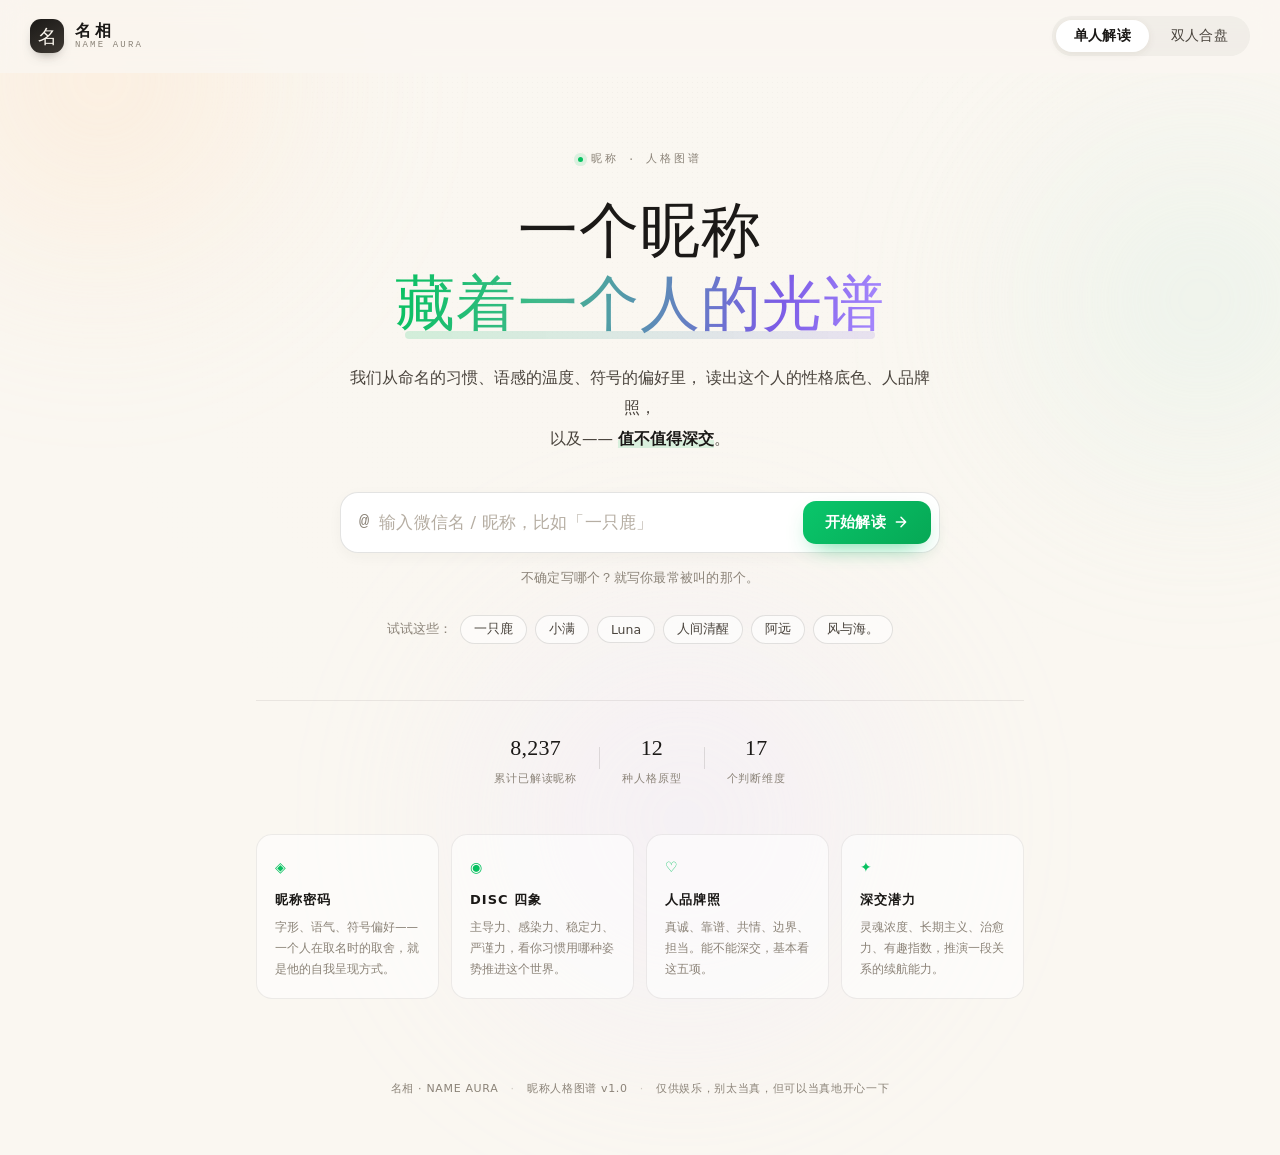
<file: index.html>
<!DOCTYPE html>
<html lang="zh-CN">
<head>
<meta charset="UTF-8">
<meta name="viewport" content="width=device-width, initial-scale=1.0, viewport-fit=cover">
<title>名相 · 一个昵称，一段人格光谱</title>
<meta name="description" content="输入微信名或昵称，读出TA的性格底色、人品牌照与深交潜力。">
<link rel="stylesheet" href="styles.css">
</head>
<body>

<div class="grain"></div>
<div class="blob b1"></div>
<div class="blob b2"></div>
<div class="blob b3"></div>

<header class="nav">
  <a class="brand" href="#top">
    <span class="brand-mark">名</span>
    <span class="brand-txt">
      <b>名相</b>
      <i>NAME&nbsp;AURA</i>
    </span>
  </a>
  <nav class="tabs" id="tabs">
    <button class="tab active" data-view="solo">单人解读</button>
    <button class="tab" data-view="duo">双人合盘</button>
  </nav>
</header>

<main id="top">

  <!-- ===================== 单人：首页 ===================== -->
  <section class="view active" id="view-solo">

    <div class="hero">
      <p class="eyebrow"><span class="dot"></span>昵称 · 人格图谱</p>
      <h1>一个昵称<br><em>藏着一个人的光谱</em></h1>
      <p class="lede">
        我们从命名的习惯、语感的温度、符号的偏好里，
        读出这个人的性格底色、人品牌照，<br class="br-pc">以及——
        <b>值不值得深交</b>。
      </p>

      <div class="input-shell" id="inputShell">
        <span class="at">@</span>
        <input id="nameInput" aria-label="输入微信名或昵称" type="text" maxlength="24" autocomplete="off" spellcheck="false"
               placeholder="输入微信名 / 昵称，比如「一只鹿」">
        <button class="go" id="goBtn">
          <span>开始解读</span>
          <svg viewBox="0 0 24 24" width="16" height="16" fill="none" stroke="currentColor" stroke-width="2.2" stroke-linecap="round" stroke-linejoin="round"><path d="M5 12h13M12 5l7 7-7 7"/></svg>
        </button>
      </div>
      <p class="hint" id="hint">不确定写哪个？就写你最常被叫的那个。</p>

      <div class="samples">
        <span>试试这些：</span>
        <button class="sample">一只鹿</button>
        <button class="sample">小满</button>
        <button class="sample">Luna</button>
        <button class="sample">人间清醒</button>
        <button class="sample">阿远</button>
        <button class="sample">风与海。</button>
      </div>

      <div class="stats">
        <div class="stat"><b id="counter">5,684</b><span>累计已解读昵称</span></div>
        <div class="sep"></div>
        <div class="stat"><b>12</b><span>种人格原型</span></div>
        <div class="sep"></div>
        <div class="stat"><b>17</b><span>个判断维度</span></div>
      </div>

      <div class="dims">
        <div class="dim">
          <span class="dim-i">◈</span>
          <b>昵称密码</b>
          <p>字形、语气、符号偏好——一个人在取名时的取舍，就是他的自我呈现方式。</p>
        </div>
        <div class="dim">
          <span class="dim-i">◉</span>
          <b>DISC 四象</b>
          <p>主导力、感染力、稳定力、严谨力，看你习惯用哪种姿势推进这个世界。</p>
        </div>
        <div class="dim">
          <span class="dim-i">♡</span>
          <b>人品牌照</b>
          <p>真诚、靠谱、共情、边界、担当。能不能深交，基本看这五项。</p>
        </div>
        <div class="dim">
          <span class="dim-i">✦</span>
          <b>深交潜力</b>
          <p>灵魂浓度、长期主义、治愈力、有趣指数，推演一段关系的续航能力。</p>
        </div>
      </div>
    </div>

    <!-- 结果区 -->
    <div id="result" class="result" hidden>

      <!-- 主卡 -->
      <article class="card hero-card reveal">
        <div class="hero-card-glow"></div>
        <div class="hc-left">
          <div class="arche-emoji" id="archeEmoji">🐎</div>
          <div class="arche-body">
            <div class="arche-kicker">你的人格原型 · <span id="archeCode">D/I</span></div>
            <h2 class="arche-name" id="archeName">破晓的光</h2>
            <p class="arche-sub" id="archeSub">敢冲，还会带着人一起冲</p>
            <div class="chips" id="keywords"></div>
          </div>
        </div>
        <div class="hc-right">
          <div class="ring-wrap">
            <svg viewBox="0 0 160 160" class="ring">
              <defs>
                <linearGradient id="ringGrad" x1="0" y1="0" x2="1" y2="1">
                  <stop offset="0%" stop-color="#07C160"/>
                  <stop offset="60%" stop-color="#5AD1A0"/>
                  <stop offset="100%" stop-color="#7C5CE6"/>
                </linearGradient>
              </defs>
              <circle class="ring-bg" cx="80" cy="80" r="66"/>
              <circle class="ring-fg" id="ringFg" cx="80" cy="80" r="66"/>
            </svg>
            <div class="ring-center">
              <b id="scoreNum">0</b>
              <span>综合魅力值</span>
            </div>
          </div>
          <div class="grade" id="grade">S · 稀有光谱</div>
          <div class="rank" id="rank">超过 <b>96.2%</b> 的昵称</div>
        </div>
      </article>

      <!-- 昵称密码 + DISC -->
      <div class="grid-2">
        <article class="card reveal">
          <div class="card-head">
            <h3>昵称密码</h3>
            <span class="card-note" id="decodeNote">从字面读到的信号</span>
          </div>
          <ul class="decode" id="decodeList"></ul>
        </article>

        <article class="card reveal">
          <div class="card-head">
            <h3>DISC 四象</h3>
            <span class="card-note" id="discCombo">主导 D · 次要 I</span>
          </div>
          <div class="disc-list" id="discList"></div>
        </article>
      </div>

      <!-- 大五雷达 -->
      <article class="card reveal">
        <div class="card-head">
          <h3>人格五维雷达</h3>
          <span class="card-note">Big Five · 越靠外越明显</span>
        </div>
        <div class="radar-wrap">
          <svg id="radar" viewBox="0 0 380 330" class="radar"></svg>
          <div class="radar-side" id="radarSide"></div>
        </div>
      </article>

      <!-- 人品牌照 -->
      <article class="card reveal">
        <div class="card-head">
          <h3>人品牌照</h3>
          <span class="card-note">能不能深交，主要看这五项</span>
        </div>
        <div class="moral-list" id="moralList"></div>
      </article>

      <!-- 深交潜力 -->
      <article class="card reveal deep-card">
        <div class="card-head">
          <h3>深交潜力</h3>
          <span class="card-note">建议：值得投入长期关系</span>
        </div>
        <div class="deep-grid" id="deepGrid"></div>
        <div class="deep-verdict" id="deepVerdict"></div>
      </article>

      <!-- 优势 + 侧写 -->
      <div class="grid-2">
        <article class="card reveal">
          <div class="card-head"><h3>天赋三连</h3></div>
          <ol class="strengths" id="strengthList"></ol>
        </article>
        <article class="card reveal">
          <div class="card-head"><h3>侧写</h3></div>
          <div class="profile-notes" id="profileNotes"></div>
        </article>
      </div>

      <!-- 金句 -->
      <article class="card reveal quote-card">
        <div class="quote-mark">”</div>
        <p id="goldenLine"></p>
        <span id="quoteFrom">—— 关于「<b></b>」</span>
      </article>

      <!-- 相处指南 -->
      <article class="card reveal">
        <div class="card-head">
          <h3>怎么和 TA 更近一步</h3>
          <span class="card-note">实操版</span>
        </div>
        <div class="guide" id="guideList"></div>
      </article>

      <!-- 操作区 -->
      <div class="actions reveal">
        <button class="btn primary" id="praiseBtn">✨ 再夸我一句</button>
        <button class="btn" id="saveBtn">保存人格卡</button>
        <button class="btn" id="copyBtn">复制报告</button>
        <button class="btn ghost" id="againBtn">换个昵称</button>
      </div>

      <p class="disclaimer">
        * 本结果为娱乐向解读，基于命名习惯的语义联想与算法生成，不构成任何心理学诊断。<br>
        但它想说的那句是真的：<b>愿意认真了解一个人的人，本身就值得被认真对待。</b>
      </p>
    </div>
  </section>

  <!-- ===================== 双人合盘 ===================== -->
  <section class="view" id="view-duo">
    <div class="duo-hero">
      <p class="eyebrow"><span class="dot"></span>关系 · 双人合盘</p>
      <h1>你们之间<br><em>是什么形状的关系</em></h1>
      <p class="lede">两个人的昵称，各自是一段光谱。<br>把两段放在一起，会看到你们相处的节奏。</p>

      <div class="duo-inputs">
        <div class="duo-field">
          <label>你的昵称</label>
          <div class="mini-shell"><input id="duoA" aria-label="你的昵称" type="text" maxlength="24" placeholder="比如：小满"></div>
        </div>
        <div class="duo-heart">×</div>
        <div class="duo-field">
          <label>TA 的昵称</label>
          <div class="mini-shell"><input id="duoB" aria-label="对方的昵称" type="text" maxlength="24" placeholder="比如：一只鹿"></div>
        </div>
      </div>
      <button class="go wide" id="duoBtn"><span>开始合盘</span></button>
      <p class="hint" id="duoHint">两个人的名字，两种节奏，一种相处方式。</p>
    </div>

    <div id="duoResult" class="result" hidden>
      <article class="card duo-card reveal">
        <div class="duo-score-wrap">
          <div class="ring-wrap">
            <svg viewBox="0 0 160 160" class="ring">
              <circle class="ring-bg" cx="80" cy="80" r="66"/>
              <circle class="ring-fg" id="duoRing" cx="80" cy="80" r="66" stroke="#E86A8A"/>
            </svg>
            <div class="ring-center">
              <b id="duoScore">0</b>
              <span>匹配度</span>
            </div>
          </div>
        </div>
        <div class="duo-main">
          <div class="duo-names"><span id="duoNameA">A</span><i>×</i><span id="duoNameB">B</span></div>
          <div class="duo-type" id="duoType">同频共振型</div>
          <p class="duo-desc" id="duoDesc"></p>
          <div class="chips" id="duoArche"></div>
        </div>
      </article>

      <div class="grid-2">
        <article class="card reveal">
          <div class="card-head"><h3>你们的高光时刻</h3></div>
          <p class="para" id="duoHi"></p>
        </article>
        <article class="card reveal">
          <div class="card-head"><h3>需要留意的地方</h3></div>
          <p class="para" id="duoRisk"></p>
        </article>
      </div>

      <article class="card reveal">
        <div class="card-head"><h3>一句实话</h3><span class="card-note">建议收藏</span></div>
        <p class="duo-tip" id="duoTip"></p>
      </article>

      <div class="actions reveal">
        <button class="btn primary" id="duoAgain">再合一对</button>
        <button class="btn ghost" id="duoBack">回到单人解读</button>
      </div>
    </div>
  </section>

</main>

<footer class="foot">
  <span>名相 · NAME AURA</span>
  <span class="foot-dot">·</span>
  <span>昵称人格图谱 v1.0</span>
  <span class="foot-dot">·</span>
  <span>仅供娱乐，别太当真，但可以当真地开心一下</span>
</footer>

<!-- ===================== 扫描层 ===================== -->
<div class="scan" id="scan" hidden>
  <div class="scan-inner">
    <div class="orb">
      <div class="orb-core"></div>
      <div class="orb-ring r1"></div>
      <div class="orb-ring r2"></div>
      <div class="orb-ring r3"></div>
    </div>
    <p class="scan-name" id="scanName">「一只鹿」</p>
    <div class="scan-bar"><i id="scanBar"></i></div>
    <ul class="scan-steps" id="scanSteps"></ul>
  </div>
</div>

<div class="toast" id="toast"></div>

<script src="data.js"></script>
<script src="app.js"></script>
</body>
</html>
</file>
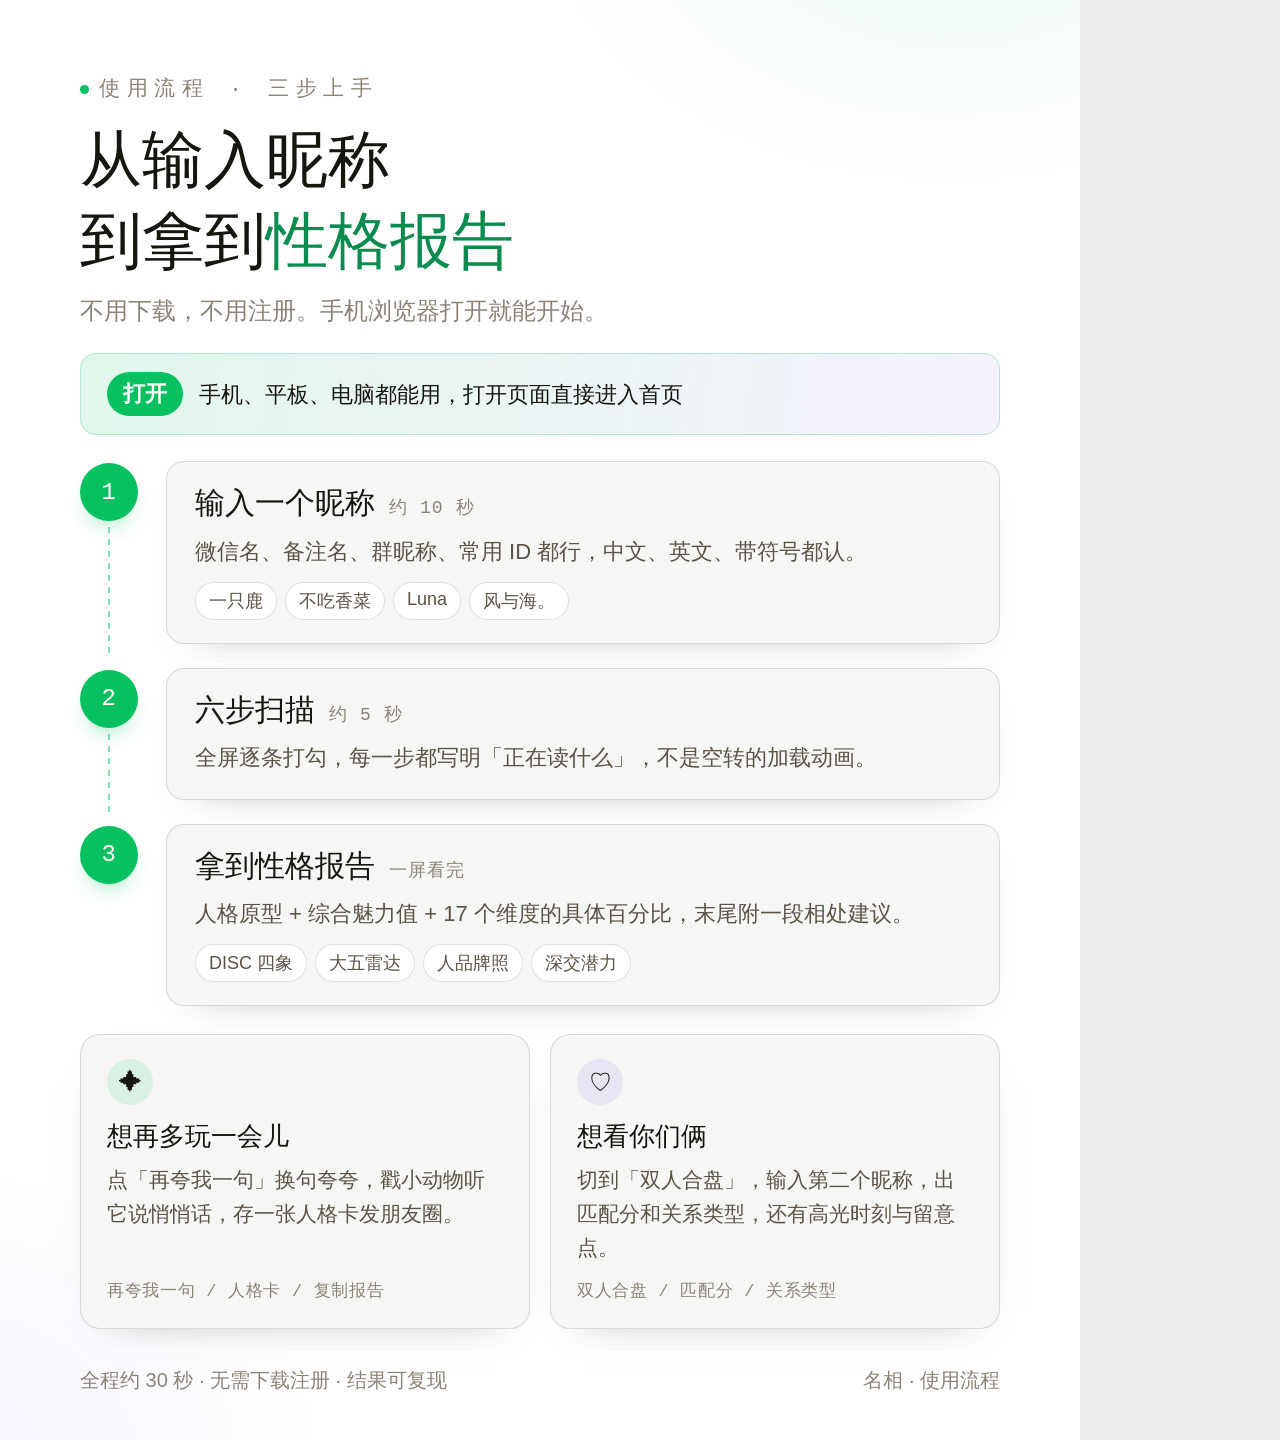
<file: promo/flow.html>
<!DOCTYPE html>
<html lang="zh-CN">
<head>
<meta charset="UTF-8">
<title>名相 · 使用流程图</title>
<link rel="stylesheet" href="promo.css">
<style>
.card.flowcard{padding:74px 80px 0;}
.fh1{font-family:var(--serif);font-size:62px;line-height:1.3;font-weight:400;margin-top:18px;}
.fh1 em{font-style:normal;color:var(--green-d);}
.fsub{font-size:24px;color:var(--ink3);margin-top:14px;}

.startbar{
  display:flex;align-items:center;gap:16px;margin-top:26px;
  padding:18px 26px;border-radius:16px;
  background:linear-gradient(96deg,rgba(7,193,96,.12),rgba(124,92,230,.08));
  border:1px solid rgba(7,193,96,.24);
}
.startbar b{font-size:22px;background:var(--green);color:#fff;border-radius:999px;padding:7px 16px;white-space:nowrap;}
.startbar span{font-size:22px;color:var(--ink);line-height:1.5;}

.flow{margin-top:26px;display:flex;flex-direction:column;gap:24px;}
.fstep{position:relative;padding-left:86px;}
.fstep .badge{
  position:absolute;left:0;top:2px;width:58px;height:58px;border-radius:50%;
  display:grid;place-items:center;background:var(--green);color:#fff;
  font-family:var(--mono);font-size:24px;letter-spacing:.02em;
  box-shadow:0 12px 26px -16px rgba(7,193,96,.9);
}
.fstep:not(:last-child)::after{
  content:"";position:absolute;left:28px;top:66px;width:2px;
  height:calc(100% - 54px);
  background:repeating-linear-gradient(to bottom,rgba(7,193,96,.5) 0 6px,transparent 6px 12px);
}
.fbox{background:var(--surface);border:1px solid var(--line);border-radius:18px;padding:21px 28px 23px;
  box-shadow:0 16px 40px -34px rgba(60,45,30,.6);}
.fbox h3{font-size:30px;font-weight:500;line-height:1.35;display:flex;align-items:baseline;gap:14px;}
.fbox h3 s{text-decoration:none;font-family:var(--mono);font-size:18px;color:var(--ink3);letter-spacing:.06em;}
.fbox p{font-size:22px;line-height:1.6;color:var(--ink2);margin-top:10px;}
.fbox .chips{display:flex;flex-wrap:wrap;gap:8px;margin-top:13px;}
.fbox .chips b{font-weight:400;font-size:18px;color:var(--ink2);background:var(--paper);
  border:1px solid var(--line);border-radius:999px;padding:6px 13px;}

.branch{margin-top:28px;display:grid;grid-template-columns:1fr 1fr;gap:20px;}
.bfork{background:var(--surface);border:1px solid var(--line);border-radius:20px;padding:24px 26px 26px;
  box-shadow:0 16px 40px -34px rgba(60,45,30,.6);display:flex;flex-direction:column;}
.bfork i{display:inline-grid;place-items:center;width:46px;height:46px;border-radius:50%;
  font-style:normal;font-size:23px;background:rgba(7,193,96,.12);}
.bfork.p i{background:rgba(124,92,230,.12);}
.bfork b{display:block;font-size:26px;font-weight:500;margin-top:14px;}
.bfork span{display:block;font-size:21px;line-height:1.62;color:var(--ink2);margin-top:9px;}
.bfork u{display:block;text-decoration:none;font-family:var(--mono);font-size:17px;color:var(--ink3);
  margin-top:auto;padding-top:14px;letter-spacing:.04em;}

.foot{position:absolute;left:80px;right:80px;bottom:46px;display:flex;justify-content:space-between;
  align-items:center;font-size:20px;color:var(--ink3);}
</style>
</head>
<body>

<section class="card flowcard on" id="flow">
  <p class="eyebrow"><span class="dot"></span>使用流程 · 三步上手</p>
  <h2 class="fh1">从输入昵称<br>到拿到<em>性格报告</em></h2>
  <p class="fsub">不用下载，不用注册。手机浏览器打开就能开始。</p>

  <div class="startbar">
    <b>打开</b>
    <span>手机、平板、电脑都能用，打开页面直接进入首页</span>
  </div>

  <div class="flow">
    <div class="fstep">
      <div class="badge">1</div>
      <div class="fbox">
        <h3>输入一个昵称<s>约 10 秒</s></h3>
        <p>微信名、备注名、群昵称、常用 ID 都行，中文、英文、带符号都认。</p>
        <div class="chips"><b>一只鹿</b><b>不吃香菜</b><b>Luna</b><b>风与海。</b></div>
      </div>
    </div>

    <div class="fstep">
      <div class="badge">2</div>
      <div class="fbox">
        <h3>六步扫描<s>约 5 秒</s></h3>
        <p>全屏逐条打勾，每一步都写明「正在读什么」，不是空转的加载动画。</p>
      </div>
    </div>

    <div class="fstep">
      <div class="badge">3</div>
      <div class="fbox">
        <h3>拿到性格报告<s>一屏看完</s></h3>
        <p>人格原型 + 综合魅力值 + 17 个维度的具体百分比，末尾附一段相处建议。</p>
        <div class="chips"><b>DISC 四象</b><b>大五雷达</b><b>人品牌照</b><b>深交潜力</b></div>
      </div>
    </div>
  </div>

  <div class="branch">
    <div class="bfork">
      <i>✦</i>
      <b>想再多玩一会儿</b>
      <span>点「再夸我一句」换句夸夸，戳小动物听它说悄悄话，存一张人格卡发朋友圈。</span>
      <u>再夸我一句 / 人格卡 / 复制报告</u>
    </div>
    <div class="bfork p">
      <i>♡</i>
      <b>想看你们俩</b>
      <span>切到「双人合盘」，输入第二个昵称，出匹配分和关系类型，还有高光时刻与留意点。</span>
      <u>双人合盘 / 匹配分 / 关系类型</u>
    </div>
  </div>

  <div class="foot"><span>全程约 30 秒 · 无需下载注册 · 结果可复现</span><span>名相 · 使用流程</span></div>
</section>

</body>
</html>
</file>
<file: styles.css>
/* ==========================================================
   名相 · 昵称人格图谱 — styles.css
   ========================================================== */

:root{
  --bg:#FAF7F1;
  --card:#FFFFFF;
  --ink:#1B1917;
  --ink-2:#4A443D;
  --muted:#8B8378;
  --line:rgba(27,25,23,.075);
  --line-2:rgba(27,25,23,.12);
  --green:#07C160;
  --violet:#7C5CE6;
  --rose:#E86A8A;
  --amber:#E8A33D;
  --shadow:0 18px 40px -28px rgba(60,45,30,.45), 0 2px 6px rgba(60,45,30,.03);
  --shadow-lg:0 40px 80px -50px rgba(60,45,30,.55), 0 4px 14px rgba(60,45,30,.04);
  --sans:"Optima","PingFang SC","Hiragino Sans GB","Microsoft YaHei","Segoe UI",system-ui,sans-serif;
  --serif:"Songti SC","Source Han Serif SC","Noto Serif SC","SimSun",Georgia,serif;
  --mono:"SF Mono","JetBrains Mono",ui-monospace,Menlo,Consolas,monospace;
}

*{box-sizing:border-box;}
[hidden]{display:none !important;}
html,body{margin:0;padding:0;}
html{scroll-behavior:smooth;}
body{
  background:var(--bg);
  color:var(--ink);
  font-family:var(--sans);
  font-size:16px;
  line-height:1.75;
  -webkit-font-smoothing:antialiased;
  overflow-x:hidden;
}
button,input{font-family:inherit;}
button{cursor:pointer;border:none;background:none;color:inherit;}
::selection{background:rgba(124,92,230,.18);}

.grain{
  position:fixed;inset:0;pointer-events:none;z-index:0;opacity:.35;
  background-image:radial-gradient(rgba(27,25,23,.09) .5px,transparent .5px);
  background-size:5px 5px;
  mask-image:radial-gradient(ellipse at 50% 0%,#000 0%,transparent 75%);
}
.blob{position:fixed;border-radius:50%;filter:blur(80px);pointer-events:none;z-index:0;opacity:.55;}
.b1{width:520px;height:520px;left:-160px;top:-180px;background:radial-gradient(circle,#FFE3C7,transparent 70%);}
.b2{width:480px;height:480px;right:-160px;top:60px;background:radial-gradient(circle,#DCEFE4,transparent 70%);}
.b3{width:600px;height:600px;left:30%;top:520px;background:radial-gradient(circle,#EBE2FF,transparent 70%);opacity:.4;}

/* ---------------- nav ---------------- */
.nav{
  position:sticky;top:0;z-index:60;
  display:flex;align-items:center;justify-content:space-between;
  padding:16px 30px;
  backdrop-filter:blur(14px);
  background:rgba(250,247,241,.78);
  border-bottom:1px solid transparent;
  transition:border-color .3s,background .3s;
}
.nav.stuck{border-bottom-color:var(--line);background:rgba(250,247,241,.9);}
.brand{display:flex;align-items:center;gap:11px;text-decoration:none;color:inherit;}
.brand-mark{
  width:34px;height:34px;border-radius:11px;display:grid;place-items:center;
  background:linear-gradient(150deg,#1B1917,#3D3832);color:#FBF6EE;
  font-family:var(--serif);font-size:19px;line-height:1;
  box-shadow:0 6px 14px -8px rgba(27,25,23,.7);
}
.brand-txt{display:flex;flex-direction:column;line-height:1.15;}
.brand-txt b{font-size:16px;letter-spacing:.22em;font-weight:600;}
.brand-txt i{font-style:normal;font-size:9px;letter-spacing:.24em;color:var(--muted);font-family:var(--mono);}
.tabs{display:flex;gap:4px;background:rgba(27,25,23,.045);padding:4px;border-radius:99px;}
.tab{
  padding:7px 18px;border-radius:99px;font-size:13.5px;color:var(--ink-2);
  transition:.25s;letter-spacing:.02em;
}
.tab:hover{color:var(--ink);}
.tab.active{background:#fff;box-shadow:0 2px 8px rgba(60,45,30,.08);color:var(--ink);font-weight:600;}

/* ---------------- view ---------------- */
main{position:relative;z-index:1;}
.view{display:none;animation:viewIn .5s ease both;}
.view.active{display:block;}
@keyframes viewIn{from{opacity:0;transform:translateY(10px)}to{opacity:1;transform:none}}

/* ---------------- hero ---------------- */
.hero{max-width:820px;margin:0 auto;padding:70px 26px 40px;text-align:center;}
.eyebrow{
  display:inline-flex;align-items:center;gap:8px;
  font-family:var(--mono);font-size:10.5px;letter-spacing:.28em;color:var(--muted);
  margin:0 0 26px;
}
.eyebrow .dot{width:5px;height:5px;border-radius:50%;background:var(--green);box-shadow:0 0 0 4px rgba(7,193,96,.12);animation:pulse 2.4s infinite;}
@keyframes pulse{0%,100%{box-shadow:0 0 0 3px rgba(7,193,96,.12)}50%{box-shadow:0 0 0 8px rgba(7,193,96,0)}}

h1{
  font-family:var(--serif);font-weight:400;
  font-size:clamp(38px,6.2vw,60px);line-height:1.22;letter-spacing:.02em;
  margin:0 0 22px;
}
h1 em{
  font-style:normal;
  background:linear-gradient(100deg,#07C160 0%,#3FB98A 30%,#7C5CE6 78%,#A98BFF 100%);
  -webkit-background-clip:text;background-clip:text;color:transparent;
  position:relative;display:inline-block;
}
h1 em::after{
  content:"";position:absolute;left:2%;right:2%;bottom:2px;height:8px;
  background:linear-gradient(90deg,rgba(7,193,96,.16),rgba(124,92,230,.14));
  border-radius:99px;z-index:-1;
}
.lede{color:var(--ink-2);font-size:15.5px;line-height:1.95;margin:0 auto 38px;max-width:600px;}
.lede b{color:var(--ink);font-weight:600;box-shadow:inset 0 -8px 0 rgba(7,193,96,.13);}

/* input */
.input-shell{
  display:flex;align-items:center;gap:10px;
  max-width:600px;margin:0 auto;
  background:#fff;border:1px solid var(--line-2);
  border-radius:18px;padding:8px 8px 8px 18px;
  box-shadow:var(--shadow-lg);
  transition:box-shadow .3s,border-color .3s,transform .3s;
}
.input-shell:focus-within{border-color:rgba(7,193,96,.45);box-shadow:0 30px 70px -40px rgba(7,193,96,.5),0 0 0 4px rgba(7,193,96,.07);}
.input-shell.shake{animation:shake .45s;}
@keyframes shake{0%,100%{transform:translateX(0)}20%{transform:translateX(-7px)}40%{transform:translateX(7px)}60%{transform:translateX(-4px)}80%{transform:translateX(4px)}}
.at{font-family:var(--mono);color:var(--muted);font-size:17px;user-select:none;}
#nameInput,.mini-shell input{
  flex:1;border:none;outline:none;background:transparent;
  font-size:16.5px;color:var(--ink);padding:12px 0;min-width:0;letter-spacing:.01em;
}
#nameInput::placeholder,.mini-shell input::placeholder{color:#B6AEA3;}
.go{
  display:flex;align-items:center;gap:7px;
  background:linear-gradient(135deg,#0AC66B,#06A855);
  color:#fff;font-size:14.5px;font-weight:600;letter-spacing:.02em;
  padding:12px 22px;border-radius:13px;white-space:nowrap;
  box-shadow:0 10px 24px -12px rgba(7,193,96,.85);
  transition:transform .2s,box-shadow .2s,filter .2s;
}
.go:hover{transform:translateY(-1px);box-shadow:0 16px 30px -14px rgba(7,193,96,.9);filter:saturate(1.1);}
.go:active{transform:translateY(1px) scale(.99);}
.go svg{transition:transform .25s;}
.go:hover svg{transform:translateX(3px);}
.go.wide{width:100%;justify-content:center;max-width:340px;margin:6px auto 0;padding:14px;}

.hint{font-size:12.5px;color:var(--muted);margin:14px 0 0;letter-spacing:.02em;}
.hint.warn{color:#D9584B;}

.samples{display:flex;flex-wrap:wrap;gap:8px;justify-content:center;align-items:center;margin-top:26px;font-size:12.5px;color:var(--muted);}
.sample{
  padding:5px 13px;border-radius:99px;border:1px solid var(--line-2);
  background:rgba(255,255,255,.6);font-size:12.5px;color:var(--ink-2);
  transition:.22s;
}
.sample:hover{background:#fff;border-color:rgba(7,193,96,.4);color:var(--green);transform:translateY(-1px);}

.stats{display:flex;align-items:center;justify-content:center;gap:22px;margin-top:56px;padding-top:28px;border-top:1px solid var(--line);}
.stat{display:flex;flex-direction:column;align-items:center;gap:2px;}
.stat b{font-family:var(--serif);font-size:22px;font-weight:400;letter-spacing:.01em;}
.stat span{font-size:11px;color:var(--muted);letter-spacing:.08em;}
.sep{width:1px;height:22px;background:var(--line-2);}

/* dims */
.dims{
  display:grid;grid-template-columns:repeat(4,1fr);gap:12px;
  margin-top:46px;text-align:left;
}
.dim{
  padding:20px 18px 18px;border-radius:16px;
  background:rgba(255,255,255,.55);border:1px solid var(--line);
  transition:transform .3s,background .3s,box-shadow .3s;
}
.dim:hover{transform:translateY(-3px);background:#fff;box-shadow:0 22px 40px -32px rgba(60,45,30,.8);}
.dim-i{display:block;font-size:14px;color:var(--green);margin-bottom:9px;}
.dim b{display:block;font-size:13px;letter-spacing:.08em;margin-bottom:5px;font-weight:600;}
.dim p{margin:0;font-size:11.5px;color:var(--muted);line-height:1.85;}

/* ---------------- result ---------------- */
.result{max-width:960px;margin:0 auto;padding:10px 26px 60px;}
.card{
  background:var(--card);border:1px solid var(--line);
  border-radius:22px;padding:26px 28px;margin-bottom:16px;
  box-shadow:var(--shadow);position:relative;overflow:hidden;
}
.card.reveal{opacity:0;transform:translateY(22px);transition:opacity .7s cubic-bezier(.2,.7,.3,1),transform .7s cubic-bezier(.2,.7,.3,1);}
.card.reveal.in{opacity:1;transform:none;}
.grid-2{display:grid;grid-template-columns:1fr 1fr;gap:16px;}
.grid-2 .card{margin-bottom:16px;}

.card-head{display:flex;align-items:baseline;justify-content:space-between;gap:12px;margin-bottom:20px;}
.card-head h3{
  font-family:var(--serif);font-size:18px;font-weight:400;margin:0;letter-spacing:.06em;
  position:relative;padding-left:13px;
}
.card-head h3::before{
  content:"";position:absolute;left:0;top:50%;transform:translateY(-50%);
  width:3px;height:14px;border-radius:2px;background:linear-gradient(#07C160,#7C5CE6);
}
.card-note{font-size:11.5px;color:var(--muted);letter-spacing:.04em;text-align:right;}

/* hero card */
.hero-card{
  display:flex;align-items:center;justify-content:space-between;gap:28px;
  padding:34px 34px 30px;margin-bottom:16px;
  background:linear-gradient(150deg,#FFFFFF 0%,#FDFBF7 55%,#F7FAF6 100%);
  box-shadow:var(--shadow-lg);
}
.hero-card-glow{
  position:absolute;width:340px;height:340px;right:-110px;top:-150px;border-radius:50%;
  background:radial-gradient(circle,rgba(7,193,96,.16),transparent 68%);
  pointer-events:none;
}
.hc-left{display:flex;gap:22px;align-items:flex-start;min-width:0;}
.arche-emoji{
  font-size:52px;line-height:1;width:88px;height:88px;flex:0 0 88px;
  display:grid;place-items:center;border-radius:24px;cursor:pointer;
  background:linear-gradient(150deg,#FFF4E2,#F3FBF6);
  border:1px solid var(--line);
  box-shadow:0 12px 26px -18px rgba(60,45,30,.5);
  animation:floaty 5s ease-in-out infinite;
  user-select:none;
}
@keyframes floaty{0%,100%{transform:translateY(0)}50%{transform:translateY(-7px)}}
.arche-kicker{font-family:var(--mono);font-size:10.5px;letter-spacing:.18em;color:var(--muted);margin-bottom:8px;}
.arche-name{font-family:var(--serif);font-size:clamp(26px,3.6vw,34px);font-weight:400;margin:0 0 6px;letter-spacing:.03em;line-height:1.2;}
.arche-sub{font-size:14px;color:var(--ink-2);margin:0 0 14px;letter-spacing:.02em;}
.chips{display:flex;flex-wrap:wrap;gap:7px;}
.chip{
  font-size:11.5px;padding:4px 11px;border-radius:99px;
  background:rgba(27,25,23,.045);color:var(--ink-2);border:1px solid transparent;
  letter-spacing:.03em;
}
.hero-card .chip{background:rgba(7,193,96,.09);color:#0A8C4E;border-color:rgba(7,193,96,.14);}

.hc-right{text-align:center;flex:0 0 190px;}
.ring-wrap{position:relative;width:170px;height:170px;margin:0 auto;}
.ring{width:100%;height:100%;transform:rotate(-90deg);}
.ring-bg{fill:none;stroke:rgba(27,25,23,.07);stroke-width:9;}
.ring-fg{
  fill:none;stroke:url(#ringGrad);stroke-width:9;stroke-linecap:round;
  stroke-dasharray:415;stroke-dashoffset:415;
  transition:stroke-dashoffset 1.6s cubic-bezier(.2,.75,.25,1);
  filter:drop-shadow(0 4px 8px rgba(7,193,96,.25));
}
.ring-center{position:absolute;inset:0;display:flex;flex-direction:column;align-items:center;justify-content:center;gap:2px;}
.ring-center b{font-family:var(--serif);font-size:46px;font-weight:400;line-height:1;letter-spacing:-.01em;}
.ring-center span{font-size:10.5px;color:var(--muted);letter-spacing:.14em;}
.grade{
  display:inline-block;margin-top:14px;font-size:11.5px;letter-spacing:.14em;
  padding:5px 14px;border-radius:99px;color:#0A8C4E;
  background:rgba(7,193,96,.1);border:1px solid rgba(7,193,96,.18);
}
.rank{font-size:11.5px;color:var(--muted);margin-top:9px;letter-spacing:.02em;}
.rank b{color:var(--ink);font-weight:600;}

/* decode */
.decode{list-style:none;margin:0;padding:0;display:flex;flex-direction:column;gap:2px;}
.decode li{
  padding:11px 12px;border-radius:12px;transition:background .25s;
  opacity:0;transform:translateX(-8px);
}
.decode li.in{opacity:1;transform:none;transition:opacity .5s,transform .5s;}
.decode li:hover{background:rgba(27,25,23,.028);}
.decode .d-tag{
  display:inline-flex;align-items:center;gap:6px;
  font-size:12.5px;font-weight:600;color:var(--ink);margin-bottom:3px;letter-spacing:.03em;
}
.decode .d-tag::before{content:"";width:5px;height:5px;border-radius:50%;background:var(--green);}
.decode .d-desc{font-size:12.5px;color:var(--muted);line-height:1.8;margin:0;}

/* disc */
.disc-list{display:flex;flex-direction:column;gap:15px;}
.disc-row{display:grid;grid-template-columns:88px 1fr 40px;align-items:center;gap:12px;}
.disc-key{font-size:12.5px;color:var(--ink-2);letter-spacing:.04em;display:flex;align-items:center;gap:6px;white-space:nowrap;}
.disc-key i{width:7px;height:7px;border-radius:50%;display:inline-block;}
.disc-track{height:7px;border-radius:99px;background:rgba(27,25,23,.055);overflow:hidden;}
.disc-fill{height:100%;border-radius:99px;width:0;transition:width 1.1s cubic-bezier(.2,.75,.25,1);}
.disc-val{font-family:var(--mono);font-size:12px;color:var(--muted);text-align:right;}

/* radar */
.radar-wrap{display:grid;grid-template-columns:1.05fr .95fr;gap:26px;align-items:center;}
.radar{width:100%;height:auto;max-width:400px;justify-self:center;overflow:visible;}
.radar-side{display:flex;flex-direction:column;gap:2px;}
.r-item{padding:9px 12px;border-radius:12px;transition:background .25s;}
.r-item:hover{background:rgba(27,25,23,.028);}
.r-top{display:flex;justify-content:space-between;align-items:baseline;gap:10px;}
.r-name{font-size:13px;color:var(--ink);letter-spacing:.03em;}
.r-name span{font-size:11px;color:var(--muted);margin-left:6px;}
.r-score{font-family:var(--mono);font-size:13px;color:var(--ink-2);}
.r-bar{height:3px;border-radius:99px;background:rgba(27,25,23,.06);margin-top:7px;overflow:hidden;}
.r-bar i{display:block;height:100%;border-radius:99px;width:0;transition:width 1s cubic-bezier(.2,.75,.25,1);}

/* moral */
.moral-list{display:flex;flex-direction:column;gap:2px;}
.moral-item{
  display:grid;grid-template-columns:112px 1fr 92px;align-items:center;gap:16px;
  padding:13px 10px;border-radius:14px;transition:background .25s;
}
.moral-item:hover{background:rgba(27,25,23,.028);}
.moral-name{font-size:13.5px;letter-spacing:.05em;display:flex;align-items:center;gap:8px;}
.moral-name .ic{color:var(--green);font-size:13px;}
.moral-track{height:8px;border-radius:99px;background:rgba(27,25,23,.055);overflow:hidden;position:relative;}
.moral-fill{height:100%;border-radius:99px;width:0;background:linear-gradient(90deg,#0AC66B,#5AD1A0);transition:width 1.2s cubic-bezier(.2,.75,.25,1);}
.moral-right{display:flex;align-items:center;justify-content:flex-end;gap:8px;}
.stars{display:flex;gap:2px;font-size:9px;color:var(--amber);letter-spacing:-1px;}
.moral-num{font-family:var(--mono);font-size:12.5px;color:var(--ink-2);min-width:24px;text-align:right;}

/* deep */
.deep-card{background:linear-gradient(160deg,#FFFFFF,#FAFCF9);}
.deep-grid{display:grid;grid-template-columns:repeat(4,1fr);gap:12px;margin-top:4px;}
.deep-item{
  text-align:center;padding:18px 8px 14px;border-radius:16px;
  background:rgba(255,255,255,.7);border:1px solid var(--line);
  transition:transform .3s,box-shadow .3s;
}
.deep-item:hover{transform:translateY(-3px);box-shadow:0 16px 30px -24px rgba(60,45,30,.6);}
.mini-ring{position:relative;width:76px;height:76px;margin:0 auto 8px;}
.mini-ring svg{width:100%;height:100%;transform:rotate(-90deg);}
.mini-ring circle{fill:none;stroke-width:6;stroke-linecap:round;}
.mini-ring .mb{stroke:rgba(27,25,23,.07);}
.mini-ring .mf{stroke-dasharray:201;stroke-dashoffset:201;transition:stroke-dashoffset 1.4s cubic-bezier(.2,.75,.25,1);}
.mini-ring b{position:absolute;inset:0;display:grid;place-items:center;font-family:var(--mono);font-size:15px;font-weight:500;}
.deep-item h4{font-size:12.5px;font-weight:500;margin:0;letter-spacing:.06em;color:var(--ink-2);}
.deep-verdict{
  margin-top:18px;padding:16px 18px;border-radius:14px;
  background:rgba(7,193,96,.055);border:1px solid rgba(7,193,96,.12);
  font-size:13.5px;color:#17603B;line-height:1.85;
}
.deep-verdict b{color:#0A7B45;}
.dv-main{margin:0;}
.dv-praise{
  margin:0;padding-top:0;max-height:0;overflow:hidden;
  font-family:var(--serif);font-size:15px;color:#125E3A;letter-spacing:.03em;
  transition:opacity .4s,transform .4s,max-height .4s,padding-top .4s;
}
.dv-praise.on{max-height:120px;padding-top:12px;border-top:1px solid rgba(7,193,96,.16);margin-top:12px;}

/* strengths */
.strengths{list-style:none;margin:0;padding:0;counter-reset:s;display:flex;flex-direction:column;gap:14px;}
.strengths li{counter-increment:s;position:relative;padding-left:34px;}
.strengths li::before{
  content:"0" counter(s);position:absolute;left:0;top:3px;
  font-family:var(--mono);font-size:10.5px;color:var(--green);letter-spacing:.06em;
  width:24px;height:24px;border-radius:8px;display:grid;place-items:center;
  background:rgba(7,193,96,.08);
}
.strengths b{display:block;font-size:13.5px;font-weight:600;margin-bottom:2px;letter-spacing:.04em;}
.strengths p{margin:0;font-size:12.5px;color:var(--muted);line-height:1.8;}

/* profile notes */
.profile-notes{display:flex;flex-direction:column;gap:16px;}
.pn{position:relative;padding-left:16px;}
.pn::before{content:"";position:absolute;left:0;top:7px;bottom:7px;width:2px;border-radius:2px;background:rgba(27,25,23,.08);}
.pn h4{font-size:12px;font-weight:600;letter-spacing:.1em;color:var(--muted);margin:0 0 4px;}
.pn p{margin:0;font-size:13px;color:var(--ink-2);line-height:1.9;}

/* quote */
.quote-card{
  background:linear-gradient(150deg,#1C1A17,#2B2723 60%,#332E27);
  color:#F6F1E7;border:none;padding:36px 40px;text-align:center;
}
.quote-mark{font-family:var(--serif);font-size:60px;line-height:.6;color:rgba(255,255,255,.16);margin-bottom:6px;}
.quote-card p{
  font-family:var(--serif);font-size:clamp(18px,2.6vw,23px);line-height:1.8;
  margin:0 0 16px;letter-spacing:.05em;color:#FBF7EE;
}
.quote-card span{font-size:11.5px;color:rgba(246,241,231,.45);letter-spacing:.1em;}
.quote-card span b{color:rgba(246,241,231,.75);font-weight:400;}

/* guide */
.guide{display:grid;grid-template-columns:repeat(3,1fr);gap:14px;}
.g-item{padding:18px 18px 16px;border-radius:16px;background:rgba(27,25,23,.022);border:1px solid var(--line);transition:.3s;}
.g-item:hover{background:#fff;box-shadow:0 16px 34px -26px rgba(60,45,30,.6);transform:translateY(-2px);}
.g-item .g-k{font-family:var(--mono);font-size:10px;letter-spacing:.16em;color:var(--muted);margin-bottom:7px;}
.g-item p{margin:0;font-size:13px;line-height:1.85;color:var(--ink-2);}

/* actions */
.actions{display:flex;flex-wrap:wrap;gap:10px;justify-content:center;margin:34px 0 12px;}
.btn{
  padding:11px 22px;border-radius:13px;font-size:13.5px;letter-spacing:.04em;
  background:#fff;border:1px solid var(--line-2);color:var(--ink-2);
  transition:.25s;
}
.btn:hover{transform:translateY(-2px);box-shadow:0 12px 26px -18px rgba(60,45,30,.7);color:var(--ink);}
.btn.primary{background:linear-gradient(135deg,#1C1A17,#3A342D);color:#FBF6EE;border-color:transparent;box-shadow:0 12px 26px -16px rgba(27,25,23,.8);}
.btn.primary:hover{color:#fff;}
.btn.ghost{background:transparent;border-color:transparent;color:var(--muted);}
.btn.ghost:hover{color:var(--ink);box-shadow:none;}

.disclaimer{
  text-align:center;font-size:11.5px;color:var(--muted);line-height:2;
  margin:28px auto 0;max-width:640px;
}
.disclaimer b{color:var(--ink-2);font-weight:600;}

/* ---------------- duo ---------------- */
.duo-hero{max-width:760px;margin:0 auto;padding:66px 26px 30px;text-align:center;}
.duo-inputs{display:flex;align-items:flex-end;justify-content:center;gap:14px;margin:34px 0 22px;}
.duo-field{flex:1;max-width:260px;text-align:left;}
.duo-field label{display:block;font-size:11.5px;color:var(--muted);letter-spacing:.1em;margin-bottom:7px;padding-left:4px;}
.mini-shell{
  display:flex;align-items:center;background:#fff;border:1px solid var(--line-2);
  border-radius:15px;padding:2px 16px;box-shadow:var(--shadow);
  transition:border-color .25s,box-shadow .25s;
}
.mini-shell:focus-within{border-color:rgba(232,106,138,.45);box-shadow:0 0 0 4px rgba(232,106,138,.07);}
.mini-shell input{font-size:15px;padding:12px 0;}
.duo-heart{font-size:18px;color:var(--muted);padding-bottom:14px;}

.duo-card{display:flex;align-items:center;gap:34px;padding:32px 34px;}
.duo-score-wrap{flex:0 0 180px;}
.duo-main{flex:1;min-width:0;}
.duo-names{font-family:var(--serif);font-size:18px;letter-spacing:.04em;display:flex;align-items:center;gap:10px;margin-bottom:6px;}
.duo-names i{font-style:normal;color:var(--muted);font-size:13px;}
.duo-type{font-family:var(--serif);font-size:28px;letter-spacing:.06em;margin-bottom:8px;}
.duo-desc{font-size:13.5px;color:var(--ink-2);margin:0 0 14px;line-height:1.9;}
.para{font-size:13.5px;color:var(--ink-2);line-height:2;margin:0;}
.duo-tip{
  font-family:var(--serif);font-size:17px;line-height:1.9;margin:0;letter-spacing:.04em;
  padding:6px 0 6px 18px;border-left:3px solid rgba(7,193,96,.35);color:var(--ink);
}

/* ---------------- scan ---------------- */
.scan{
  position:fixed;inset:0;z-index:200;display:grid;place-items:center;
  background:rgba(250,247,241,.92);backdrop-filter:blur(18px);
  animation:fadeIn .35s ease both;
}
@keyframes fadeIn{from{opacity:0}to{opacity:1}}
.scan-inner{width:min(420px,86vw);text-align:center;}
.orb{position:relative;width:150px;height:150px;margin:0 auto 26px;}
.orb-core{
  position:absolute;inset:36%;border-radius:50%;
  background:linear-gradient(140deg,#07C160,#7C5CE6);
  box-shadow:0 0 40px rgba(7,193,96,.45);animation:corePulse 1.6s ease-in-out infinite;
}
@keyframes corePulse{0%,100%{transform:scale(.9);opacity:.9}50%{transform:scale(1.08);opacity:1}}
.orb-ring{
  position:absolute;border-radius:50%;border:1px solid rgba(7,193,96,.35);
  animation:orbit 3s linear infinite;
}
.r1{inset:18%;border-style:dashed;border-color:rgba(7,193,96,.42);}
.r2{inset:6%;border-color:rgba(124,92,230,.28);animation-duration:4.4s;animation-direction:reverse;}
.r3{inset:-4%;border-color:rgba(27,25,23,.1);animation-duration:6s;}
@keyframes orbit{to{transform:rotate(360deg)}}
.scan-name{font-family:var(--serif);font-size:20px;letter-spacing:.06em;margin:0 0 22px;color:var(--ink);}
.scan-bar{height:3px;border-radius:99px;background:rgba(27,25,23,.08);overflow:hidden;margin-bottom:22px;}
.scan-bar i{display:block;height:100%;width:0;background:linear-gradient(90deg,#07C160,#7C5CE6);transition:width .4s ease;}
.scan-steps{list-style:none;margin:0;padding:0;display:flex;flex-direction:column;gap:9px;text-align:left;}
.scan-steps li{
  font-size:12.5px;color:#C8C1B6;letter-spacing:.04em;
  display:flex;align-items:center;gap:9px;transition:color .35s;
  opacity:.5;
}
.scan-steps li .tick{
  width:14px;height:14px;border-radius:50%;border:1px solid rgba(27,25,23,.15);
  display:grid;place-items:center;font-size:8px;color:#fff;flex:0 0 14px;transition:.35s;
}
.scan-steps li.on{color:var(--ink);opacity:1;}
.scan-steps li.done{color:var(--muted);opacity:1;}
.scan-steps li.done .tick{background:var(--green);border-color:var(--green);}
.scan-steps li.done .tick::after{content:"✓";}

/* toast */
.toast{
  position:fixed;left:50%;bottom:36px;transform:translate(-50%,20px);
  background:rgba(27,25,23,.92);color:#FBF6EE;font-size:13px;
  padding:11px 22px;border-radius:12px;z-index:300;
  opacity:0;pointer-events:none;transition:.35s cubic-bezier(.2,.7,.3,1);
  letter-spacing:.03em;backdrop-filter:blur(8px);
}
.toast.on{opacity:1;transform:translate(-50%,0);}

/* confetti */
.confetti{position:fixed;pointer-events:none;z-index:150;font-size:16px;will-change:transform,opacity;}

/* footer */
.foot{
  text-align:center;padding:40px 26px 56px;font-size:11px;color:var(--muted);
  letter-spacing:.06em;position:relative;z-index:1;
}
.foot-dot{margin:0 8px;opacity:.4;}

/* ---------------- responsive ---------------- */
@media (max-width:860px){
  .grid-2{grid-template-columns:1fr;gap:0;}
  .radar-wrap{grid-template-columns:1fr;gap:8px;}
  .guide{grid-template-columns:1fr;}
  .deep-grid{grid-template-columns:1fr 1fr;gap:10px;}
  .hero-card{flex-direction:column;align-items:stretch;gap:22px;padding:26px 22px;}
  .hc-right{flex:none;border-top:1px solid var(--line);padding-top:20px;}
  .duo-card{flex-direction:column;gap:18px;text-align:center;padding:26px 22px;}
  .duo-score-wrap{flex:none;}
  .duo-names{justify-content:center;}
  .duo-type{font-size:24px;}
  .card{padding:22px 20px;border-radius:18px;}
  .moral-item{grid-template-columns:90px 1fr 66px;gap:10px;}
  .nav{padding:12px 16px;}
  .tab{padding:7px 13px;font-size:12.5px;}
  .stats{gap:14px;}
  .dims{grid-template-columns:1fr 1fr;gap:10px;margin-top:34px;}
  .dim{padding:16px 14px;}
  .stat b{font-size:18px;}
  .stat span{font-size:10px;}
  .quote-card{padding:28px 22px;}
  .duo-inputs{flex-direction:column;align-items:stretch;gap:10px;}
  .duo-field{max-width:none;}
  .duo-heart{display:none;}
  .br-pc{display:none;}
}
@media (prefers-reduced-motion:reduce){
  *{animation-duration:.01ms !important;transition-duration:.01ms !important;}
}
</file>
<file: promo/promo.css>
:root{
  --paper:#FFFFFF;
  --surface:#F6F7F5;
  --ink:#17150F;
  --ink2:#5B5348;
  --ink3:#8B8378;
  --green:#07C160;
  --green-d:#0A8C4E;
  --purple:#7C5CE6;
  --coral:#E86A8A;
  --line:rgba(23,21,15,.13);
  --sans:"PingFang SC","Microsoft YaHei","Hiragino Sans GB",sans-serif;
  --serif:"Songti SC","SimSun","Georgia",serif;
  --mono:"SF Mono",Consolas,"Courier New",monospace;
}
*{margin:0;padding:0;box-sizing:border-box;}
body{background:#EDEFEE;font-family:var(--sans);color:var(--ink);-webkit-font-smoothing:antialiased;}
.card{
  display:none;
  width:1080px;height:1440px;position:relative;overflow:hidden;
  background:var(--paper);
  padding:78px 80px 0;
  flex-direction:column;
}
.card.on{display:flex;}
.card::before{
  content:"";position:absolute;inset:0;pointer-events:none;
  background:
    radial-gradient(720px 520px at 88% -8%, rgba(7,193,96,.075), transparent 62%),
    radial-gradient(620px 480px at -6% 102%, rgba(124,92,230,.075), transparent 64%);
}
.card>*{position:relative;}

.eyebrow{font-family:var(--mono);font-size:21px;letter-spacing:.32em;color:var(--ink3);text-transform:uppercase;}
.rule{height:1px;background:var(--line);}
.h1{font-family:var(--serif);font-size:76px;line-height:1.26;letter-spacing:.01em;font-weight:400;}
.h1 em{font-style:normal;color:var(--green-d);}
.h2{font-family:var(--serif);font-size:62px;line-height:1.3;font-weight:400;}
.sub{font-size:27px;line-height:1.72;color:var(--ink2);}
.tagline{font-size:24px;color:var(--ink3);}

.brandrow{display:flex;align-items:center;gap:22px;}
.brandmark{
  width:78px;height:78px;border-radius:22px;display:grid;place-items:center;
  background:var(--surface);border:1px solid var(--line);
  font-family:var(--serif);font-size:42px;color:var(--ink);
  box-shadow:0 10px 24px -18px rgba(60,45,30,.55);
}
.brandtxt b{display:block;font-family:var(--serif);font-size:60px;font-weight:400;line-height:1;}
.brandtxt i{display:block;font-family:var(--mono);font-style:normal;font-size:19px;letter-spacing:.28em;color:var(--ink3);margin-top:8px;}

.shot{position:relative;overflow:hidden;border-radius:22px;border:1px solid var(--line);background:#fff;
  box-shadow:0 24px 60px -40px rgba(60,45,30,.55);}
.shot-in{position:absolute;transform:scale(var(--k));transform-origin:top left;left:var(--x,0px);top:var(--y,0px);}
.shot-in img{display:block;width:var(--iw,1120px);}

.stats{display:flex;gap:0;border-top:1px solid var(--line);padding-top:30px;}
.stat{flex:1;text-align:center;border-right:1px solid var(--line);}
.stat:last-child{border-right:0;}
.stat b{display:block;font-family:var(--serif);font-size:56px;font-weight:400;line-height:1;}
.stat b i{font-style:normal;font-size:26px;color:var(--ink3);margin-left:6px;}
.stat span{display:block;font-size:21px;color:var(--ink3);margin-top:14px;}

.foot{
  position:absolute;left:80px;right:80px;bottom:54px;
  display:flex;justify-content:space-between;align-items:center;
  font-size:20px;color:var(--ink3);
}
.foot .url{font-family:var(--mono);letter-spacing:.04em;}
.dot{display:inline-block;width:9px;height:9px;border-radius:50%;background:var(--green);margin-right:10px;vertical-align:middle;}

/* 维度行 */
.dimrow{display:grid;grid-template-columns:1fr 470px;gap:34px;align-items:center;padding:33px 0;border-bottom:1px solid var(--line);}
.dimrow:last-of-type{border-bottom:0;}
.dimrow h3{font-size:27px;font-weight:500;display:flex;align-items:center;gap:16px;}
.dimrow h3 .no{font-family:var(--mono);font-size:20px;color:var(--green-d);letter-spacing:.1em;}
.dimrow p{font-size:20.5px;line-height:1.55;color:var(--ink2);margin-top:10px;}
.dimrow .keys{display:flex;flex-wrap:wrap;gap:9px;margin-top:12px;}
.dimrow .keys b{font-weight:400;font-size:17px;color:var(--ink2);background:var(--surface);border:1px solid var(--line);border-radius:999px;padding:6px 13px;}
.dimshots{display:flex;flex-direction:column;gap:18px;}

/* 原型网格 */
.grid12{display:grid;grid-template-columns:repeat(4,1fr);gap:18px;margin-top:14px;}
.arch{background:var(--surface);border:1px solid var(--line);border-radius:18px;padding:24px 20px;height:172px;display:flex;flex-direction:column;justify-content:flex-end;
  box-shadow:0 12px 30px -26px rgba(60,45,30,.5);}
.arch i{font-style:normal;font-size:36px;line-height:1;display:block;}
.arch b{display:block;font-size:21.5px;font-weight:500;margin-top:12px;line-height:1.25;}
.arch span{display:block;font-family:var(--mono);font-size:16px;color:var(--ink3);margin-top:6px;letter-spacing:.08em;}

/* 玩法列表 */
.plays{display:flex;flex-direction:column;gap:0;flex:1;}
.play{display:flex;gap:20px;padding:31px 0;border-bottom:1px solid var(--line);}
.play:first-child{padding-top:0;}
.play .pn{flex:0 0 52px;height:52px;border-radius:50%;background:var(--surface);border:1px solid var(--line);
  display:grid;place-items:center;font-family:var(--mono);font-size:21px;color:var(--green-d);}
.play b{font-size:27px;font-weight:500;}
.play p{font-size:22px;line-height:1.6;color:var(--ink2);margin-top:8px;}

/* 案例 */
.case{background:var(--surface);border:1px solid var(--line);border-radius:20px;padding:22px 26px;display:grid;
  grid-template-columns:104px 1fr;gap:22px;align-items:center;box-shadow:0 14px 34px -28px rgba(60,45,30,.5);}
.case .sc{width:104px;height:104px;border-radius:50%;display:grid;place-items:center;position:relative;}
.case .sc b{width:86px;height:86px;border-radius:50%;background:var(--surface);display:grid;place-items:center;
  font-family:var(--serif);font-size:36px;font-weight:400;}
.case .nm{font-size:27px;font-weight:500;display:flex;align-items:center;gap:12px;}
.case .nm em{font-style:normal;font-size:30px;}
.case .ar{font-size:22px;color:var(--green-d);margin-top:8px;}
.case .meta{display:flex;gap:10px;margin-top:12px;flex-wrap:wrap;}
.case .meta s{text-decoration:none;font-family:var(--mono);font-size:18px;color:var(--ink2);
  background:var(--paper);border:1px solid var(--line);border-radius:999px;padding:6px 14px;}

/* 步骤 */
.steps{display:flex;gap:22px;}
.step{flex:1;background:var(--surface);border:1px solid var(--line);border-radius:18px;padding:26px 24px;}
.step b{font-family:var(--mono);font-size:19px;color:var(--green-d);letter-spacing:.1em;}
.step h4{font-size:26px;font-weight:500;margin-top:14px;}
.step p{font-size:21px;color:var(--ink2);margin-top:10px;line-height:1.55;}

/* 主图：双人合盘强调条 */
.duostrip{
  display:flex;align-items:center;justify-content:space-between;gap:30px;
  margin-top:26px;padding:22px 28px;border-radius:20px;
  background:linear-gradient(96deg,rgba(7,193,96,.10),rgba(124,92,230,.10));
  border:1px solid rgba(7,193,96,.22);
}
.duostrip .dl{display:flex;align-items:center;gap:16px;}
.duostrip .dl b{font-size:23px;background:var(--green);color:#fff;border-radius:999px;padding:8px 18px;white-space:nowrap;}
.duostrip .dl p{font-size:23px;color:var(--ink);line-height:1.45;}
.duostrip .dr{display:flex;align-items:center;gap:14px;white-space:nowrap;}
.duostrip .dr b{font-family:var(--serif);font-size:52px;color:var(--purple);line-height:1;}
.duostrip .dr span{font-size:19px;color:var(--ink2);line-height:1.4;}

/* 关系类型 chips */
.ptypes{display:grid;grid-template-columns:repeat(3,1fr);gap:12px;margin-top:26px;}
.ptype{background:var(--surface);border:1px solid var(--line);border-radius:14px;padding:15px 18px;display:flex;align-items:center;justify-content:center;gap:10px;}
.ptype i{font-style:normal;font-size:26px;}
.ptype b{font-size:22px;font-weight:500;}
.ptype span{font-family:var(--mono);font-size:15px;color:var(--ink3);margin-left:auto;}

/* 匹配度分档卡 */
.tiers{display:grid;grid-template-columns:repeat(3,1fr);gap:14px;}
.tier{background:var(--surface);border:1px solid var(--line);border-radius:16px;padding:18px 20px;}
.tier b{display:block;font-family:var(--mono);font-size:29px;line-height:1;}
.tier span{display:block;font-size:19px;color:var(--ink2);line-height:1.5;margin-top:8px;}
</file>
